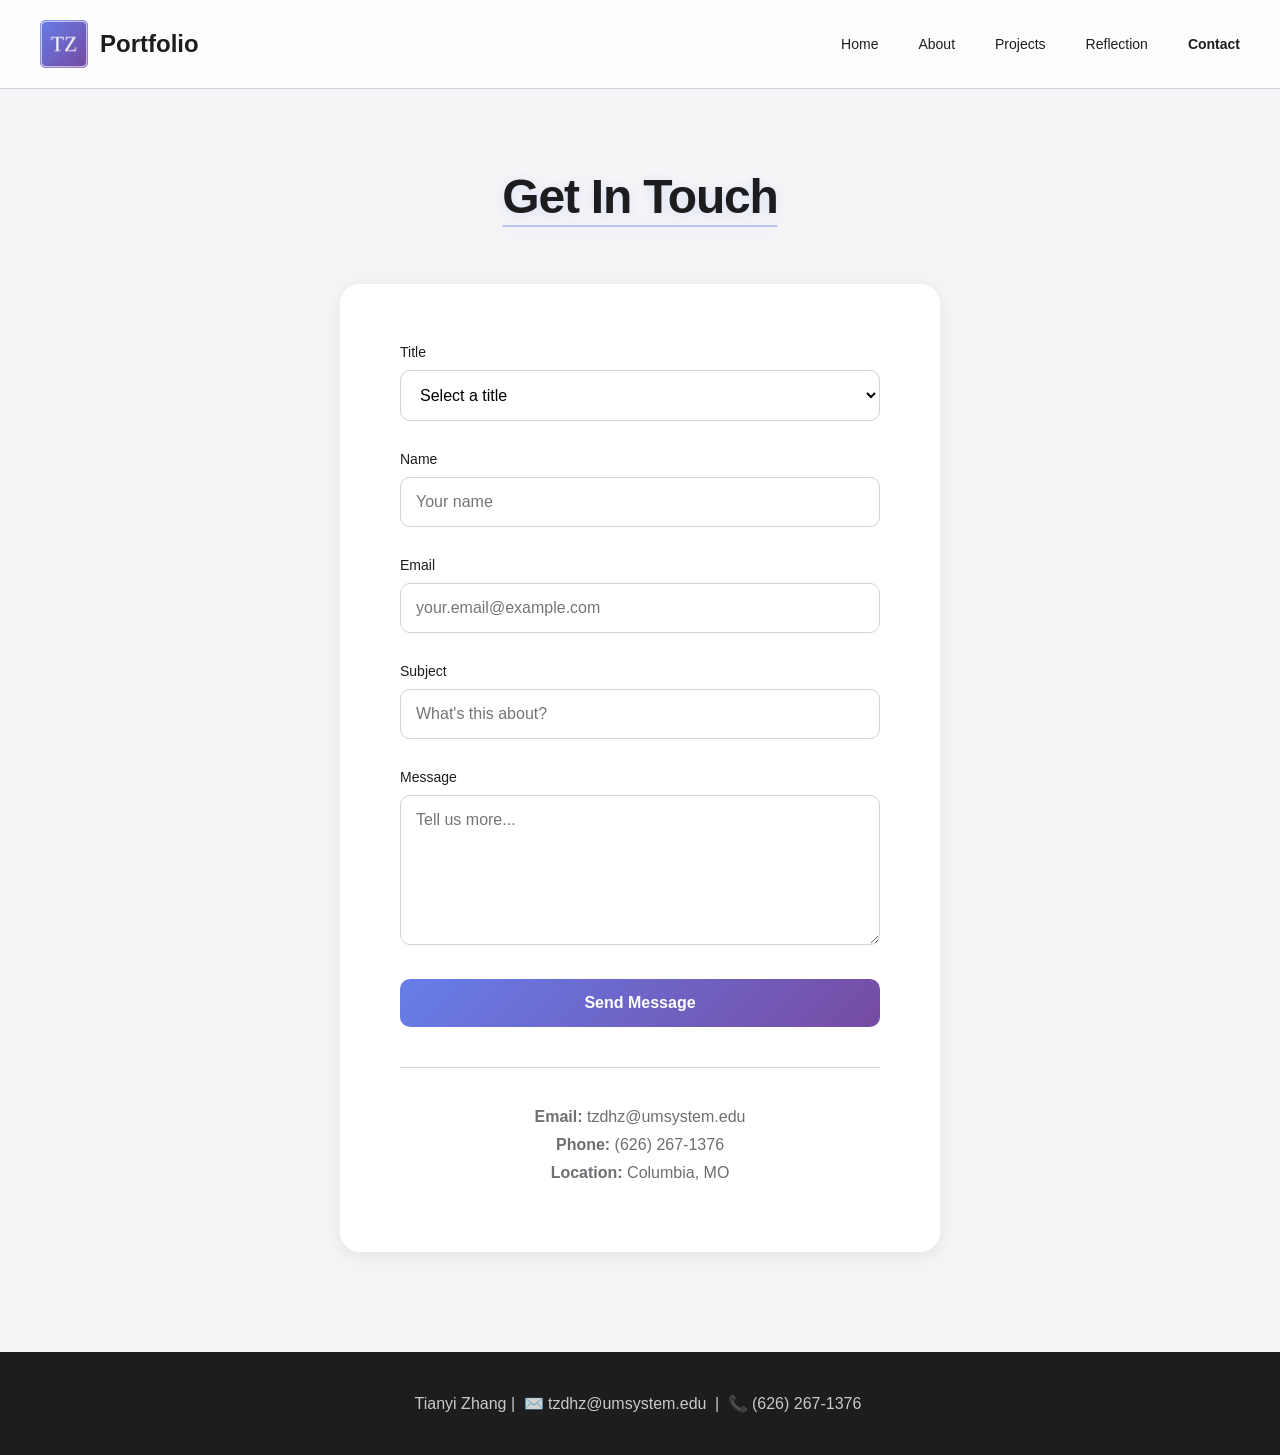
<file: contact.html>
<!DOCTYPE html> 
<html lang="en"> 

<!--
  Name: Tianyi Zhang
  Date: Feb 5, 20206
  Course: Web Design and Development 4355
  Description: My first Website
-->

<head>
    <meta charset="UTF-8">
    <meta name="viewport" content="width=device-width, initial-scale=1.0">
    <title>Portfolio - Contact</title>
    <link rel="stylesheet" href="style.css">
    <link rel="stylesheet" href="nav.css">
    <link rel="shortcut icon" type="image/x-icon" href="favicon.ico">
</head>
<body>

    <nav>
        <div class="logo" style="display: flex; align-items: center; gap: 12px;">
            <img src="logo.png" alt="TZ" style="height: 48px; width: 48px; display: block;">
            Portfolio
        </div>
        <input type="checkbox" id="nav-toggle" class="nav-toggle">
        <label for="nav-toggle" class="nav-toggle-label">
            <span></span><span></span><span></span>
        </label>
        <ul class="nav-links">
            <li><a href="index.html">Home</a></li>
            <li><a href="about.html">About</a></li>
            <li><a href="project.html">Projects</a></li>
            <li><a href="reflection.html">Reflection</a></li>
            <li><a href="contact.html" class="active">Contact</a></li>
        </ul>
    </nav>

    <!-- Contact Page -->
    <div id="contact" class="page">
        <div class="section">
            <h2>Get In Touch</h2>
            <div class="contact-container">
                <form>
                    <div class="form-group">
                        <label for="title">Title</label>
                        <select id="title" required>
                            <option value="" disabled selected>Select a title</option>
                            <option value="mr">Mr.</option>
                            <option value="mrs">Mrs.</option>
                            <option value="ms">Ms.</option>
                            <option value="dr">Dr.</option>
                            <option value="prof">Prof.</option>
                            <option value="other">Other</option>
                        </select>
                    </div>

                    <div class="form-group">
                        <label for="name">Name</label>
                        <input type="text" id="name" placeholder="Your name" required>
                    </div>

                    <div class="form-group">
                        <label for="email">Email</label>
                        <input type="email" id="email" placeholder="your.email@example.com" required>
                    </div>

                    <div class="form-group">
                        <label for="subject">Subject</label>
                        <input type="text" id="subject" placeholder="What's this about?" required>
                    </div>

                    <div class="form-group">
                        <label for="message">Message</label>
                        <textarea id="message" placeholder="Tell us more..." required></textarea>
                    </div>

                    <button type="submit" class="submit-button">Send Message</button>
                </form>

                <div class="contact-info">
                    <p><strong>Email:</strong> tzdhz@umsystem.edu</p>
                    <p><strong>Phone:</strong> (626) 267-1376</p>
                    <p><strong>Location:</strong> Columbia, MO</p>
                </div>
            </div>
        </div>
    </div>

    <!-- Footer -->
    <footer>
        <p>Tianyi Zhang  |  <a href="mailto:tzdhz@umsystem.edu" class="footer-link">✉️ tzdhz@umsystem.edu</a>  |  <a href="tel:+16262671376" class="footer-link">📞 (626) 267-1376</a></p>
    </footer>

</body>
</html>
</file>
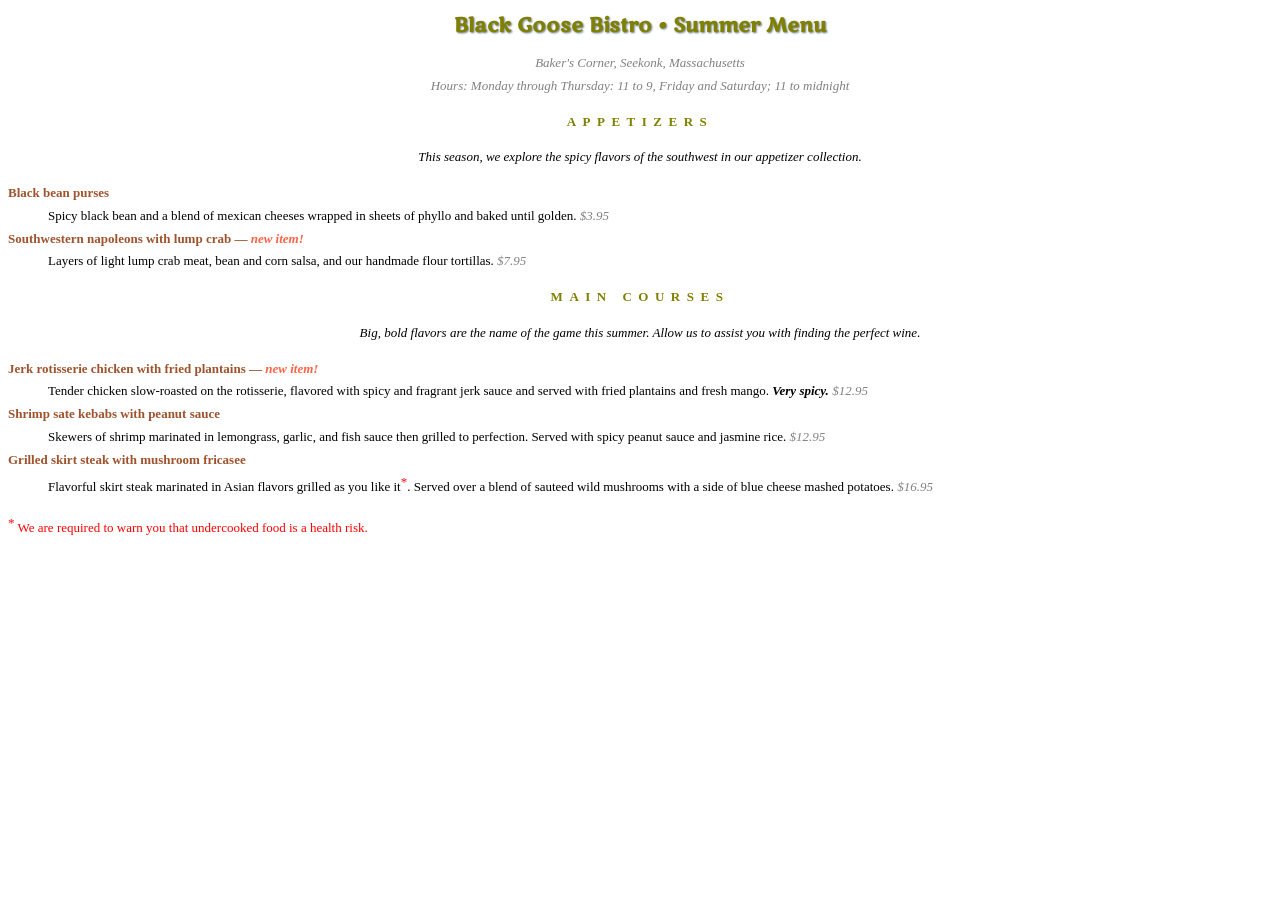
<file: menu.html>
<!DOCTYPE html >
<html>

<head>
<meta charset="utf-8">
<title>Black Goose Bistro Summer Menu</title>
 <link href="http://fonts.googleapis.com/css?family=Marko+One" rel="stylesheet">
<style>
body {
 font-family: Georgia, serif;
 font-size: small;
 line-height: 1.75em;
}
  
h1 {
 font: bold 1.5em "Marko One", Georgia, serif;
 color: olive;
 text-shadow: .05em .05em .1em lightslategray;}

 h2 {
 font-size: 1em;
 text-transform: uppercase;
 letter-spacing: .5em;
 color: olive;}

 h2 + p {
 text-align: center;
 font-style: italic;}

strong { font-style: italic;}

dt strong { color: tomato; }

dt {
 font-weight: bold;
 color: sienna;}

#info p {
 font-style: italic;
 color: gray}

h1, h2, #info {text-align: center;}
  
.price {
 font-family: Georgia, serif;
 font-style: italic;
 color: gray;
}

label {
 font-weight: bold;
 font-variant: small-caps;
 font-style: normal;
}

p.warning, sup {
 font-size: small;
 color: red;
}

</style>
</head>

<body>

<div id="info">
<h1>Black Goose Bistro &bull; Summer Menu</h1>

<p>Baker's Corner, Seekonk, Massachusetts<br>
<span class="label">Hours: Monday through Thursday:</span> 11 to 9, <span class="label">Friday and Saturday;</span> 11 to midnight</p>
</div>

<div id="appetizers">
<h2>Appetizers</h2>
<p>This season, we explore the spicy flavors of the southwest in our appetizer collection.</p>

<dl>
<dt>Black bean purses</dt>
<dd>Spicy black bean and a blend of mexican cheeses wrapped in sheets of phyllo and baked until golden. <span class="price">$3.95</span></dd>

<dt class="newitem">Southwestern napoleons with lump crab &mdash; <strong>new item!</strong></dt>
<dd>Layers of light lump crab meat, bean and corn salsa, and our handmade flour tortillas. <span class="price">$7.95</span></dd>
</dl>
</div>

<div id="entrees">

<h2>Main courses</h2>
<p>Big, bold flavors are the name of the game this summer. Allow us to assist you with finding the perfect wine.</p>


<dl>

<dt class="newitem">Jerk rotisserie chicken with fried plantains &mdash; <strong>new item!</strong></dt>
<dd>Tender chicken slow-roasted on the rotisserie, flavored with spicy and fragrant jerk sauce and served with fried plantains and fresh mango. <strong>Very spicy.</strong> <span class="price">$12.95</span></dd>

<dt>Shrimp sate kebabs with peanut sauce</dt>
<dd>Skewers of shrimp marinated in lemongrass, garlic, and fish sauce then grilled to perfection. Served with spicy peanut sauce and jasmine rice. <span class="price">$12.95</span></dd>

<dt>Grilled skirt steak with mushroom fricasee</dt>
<dd>Flavorful skirt steak marinated in Asian flavors grilled as you like it<sup>*</sup>. Served over a blend of sauteed wild mushrooms with a side of blue cheese mashed potatoes. <span class="price">$16.95</span></dd>
</dl>

</div>

<p class="warning"><sup>*</sup> We are required to warn you that undercooked food is a health risk.</p>

</body>
</html>
</file>
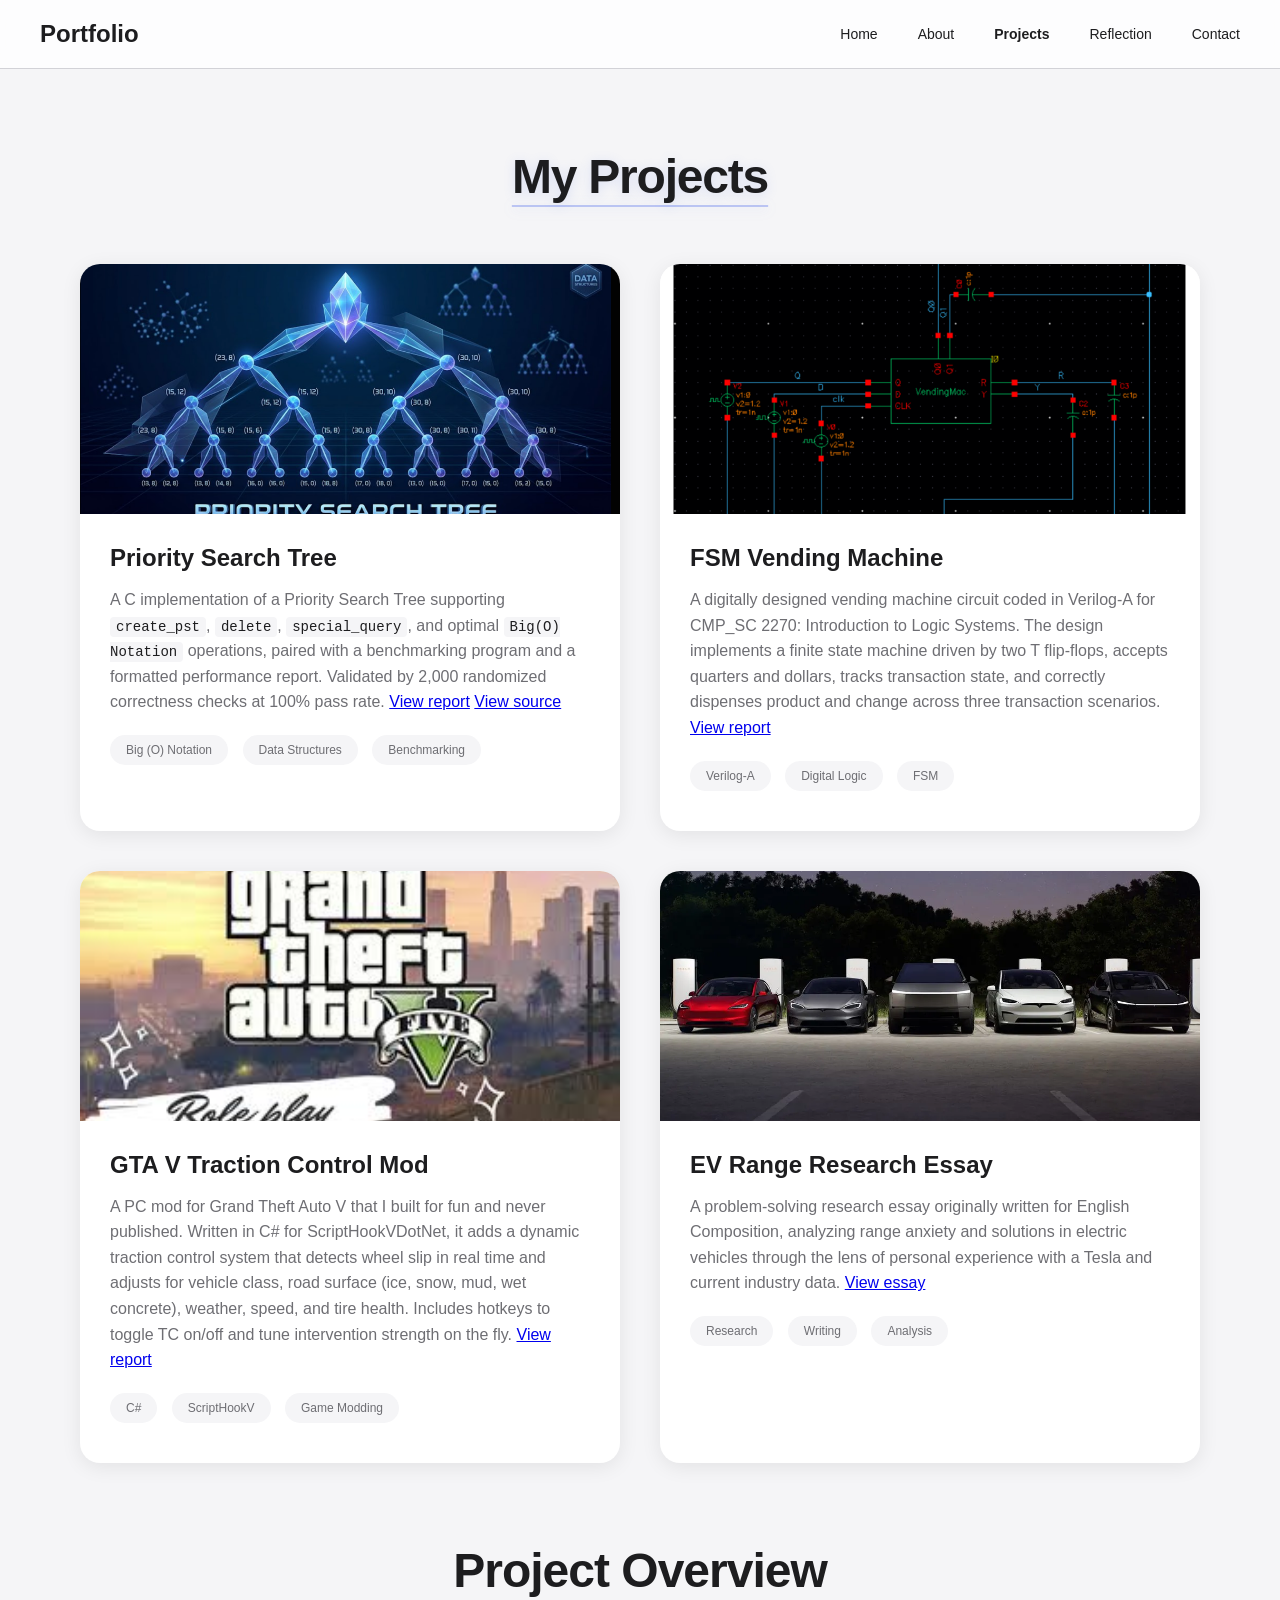
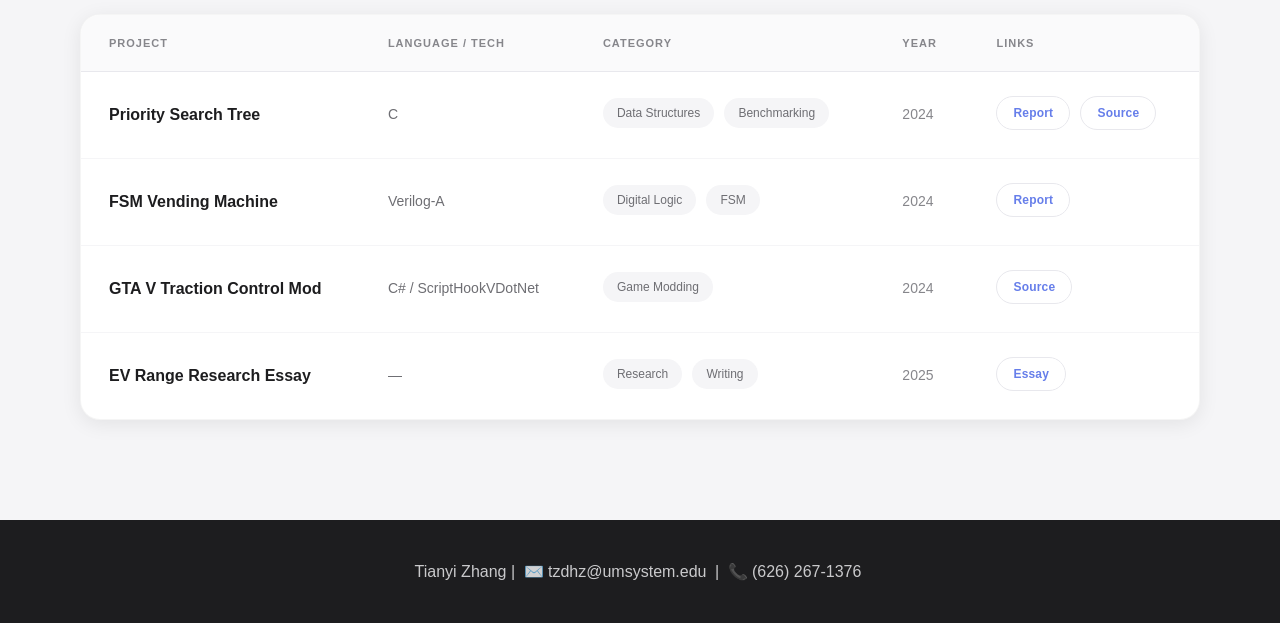
<file: project.html>
<!DOCTYPE html>
<html lang="en">
<head>
    <meta charset="UTF-8">
    <meta name="viewport" content="width=device-width, initial-scale=1.0">
    <title>Portfolio - Projects</title>
    <link rel="stylesheet" href="style.css">
    <link rel="stylesheet" href="nav.css">
    <link rel="shortcut icon" type="image/x-icon" href="favicon.ico">
</head>
<body>

    <nav>
        <div class="logo">Portfolio</div>
        <input type="checkbox" id="nav-toggle" class="nav-toggle">
        <label for="nav-toggle" class="nav-toggle-label">
            <span></span><span></span><span></span>
        </label>
        <ul class="nav-links">
            <li><a href="index.html">Home</a></li>
            <li><a href="about.html">About</a></li>
            <li><a href="project.html" class="active">Projects</a></li>
            <li><a href="reflection.html">Reflection</a></li>
            <li><a href="contact.html">Contact</a></li>
        </ul>
    </nav>

    <!-- Projects Content -->
    <div class="section">
        <h2>My Projects</h2>
        <div class="projects-grid">

            <!-- Slot 1: Priority Search Tree -->
            <div class="project-card" id="pst">                
                <div class="project-image" style="background-image: url('pst.png'); background-size: cover; background-position: center;"></div>
                <div class="project-content">
                    <h3>Priority Search Tree</h3>
                    <p>A C implementation of a Priority Search Tree supporting <code>create_pst</code>, <code>delete</code>, <code>special_query</code>, and optimal <code>Big(O) Notation</code> operations, paired with a benchmarking program and a formatted performance report. Validated by 2,000 randomized correctness checks at 100% pass rate. <a href="A1_Report.pdf" target="_blank">View report</a> <a href="pst.c" target="_blank">View source</a></p>
                    <span class="project-tag">Big (O) Notation</span>
                    <span class="project-tag">Data Structures</span>
                    <span class="project-tag">Benchmarking</span>
                </div>
            </div>

            <!-- Slot 2: FSM Vending Machine -->
            <div class="project-card" id="vending">
                <div class="project-image" style="background-image: url('vending.png'); background-size: cover; background-position: center;"></div>
                <div class="project-content">
                    <h3>FSM Vending Machine</h3>
                    <p>A digitally designed vending machine circuit coded in Verilog-A for CMP_SC 2270: Introduction to Logic Systems. The design implements a finite state machine driven by two T flip-flops, accepts quarters and dollars, tracks transaction state, and correctly dispenses product and change across three transaction scenarios. <a href="vending.pdf" target="_blank">View report</a></p>
                    <span class="project-tag">Verilog-A</span>
                    <span class="project-tag">Digital Logic</span>
                    <span class="project-tag">FSM</span>
                </div>
            </div>
            
            <!-- Slot 3: GTA V Traction Control Mod -->
            <div class="project-card" id="gta">
                <div class="project-image" style="background-image: url('download.jpeg'); background-size: cover; background-position: center;"></div>
                <div class="project-content">
                    <h3>GTA V Traction Control Mod</h3>
                    <p>A PC mod for Grand Theft Auto V that I built for fun and never published. Written in C# for ScriptHookVDotNet, it adds a dynamic traction control system that detects wheel slip in real time and adjusts for vehicle class, road surface (ice, snow, mud, wet concrete), weather, speed, and tire health. Includes hotkeys to toggle TC on/off and tune intervention strength on the fly. <a href="gta5_traction_control.cs" target="_blank">View report</a></p>
                    <span class="project-tag">C#</span>
                    <span class="project-tag">ScriptHookV</span>
                    <span class="project-tag">Game Modding</span>
                </div>
            </div>

            <!-- Slot 4: EV Range Research Essay -->
            <div class="project-card" id="ev-essay">
                <div class="project-image" style="background-image: url('tesla.webp'); background-size: cover; background-position: center;"></div>
                <div class="project-content">
                    <h3>EV Range Research Essay</h3>
                    <p>A problem-solving research essay originally written for English Composition, analyzing range anxiety and solutions in electric vehicles through the lens of personal experience with a Tesla and current industry data. <a href="researchPaper.pdf" target="_blank">View essay</a></p>
                    <span class="project-tag">Research</span>
                    <span class="project-tag">Writing</span>
                    <span class="project-tag">Analysis</span>
                </div>
            </div>

        </div>
    </div>

    <!-- Projects Summary Table -->
    <div class="projects-table-section">
        <h2>Project Overview</h2>
        <div class="table-wrapper">
            <table class="projects-table">
                <thead>
                    <tr>
                        <th>Project</th>
                        <th>Language / Tech</th>
                        <th>Category</th>
                        <th>Year</th>
                        <th>Links</th>
                    </tr>
                </thead>
                <tbody>
                    <tr>
                        <td class="td-project">Priority Search Tree</td>
                        <td class="td-tech">C</td>
                        <td>
                            <span class="table-tag">Data Structures</span>
                            <span class="table-tag">Benchmarking</span>
                        </td>
                        <td class="td-year">2024</td>
                        <td>
                            <a class="table-link" href="A1_Report.pdf" target="_blank">Report</a>
                            <a class="table-link" href="pst.c" target="_blank">Source</a>
                        </td>
                    </tr>
                    <tr>
                        <td class="td-project">FSM Vending Machine</td>
                        <td class="td-tech">Verilog-A</td>
                        <td>
                            <span class="table-tag">Digital Logic</span>
                            <span class="table-tag">FSM</span>
                        </td>
                        <td class="td-year">2024</td>
                        <td>
                            <a class="table-link" href="vending.pdf" target="_blank">Report</a>
                        </td>
                    </tr>
                    <tr>
                        <td class="td-project">GTA V Traction Control Mod</td>
                        <td class="td-tech">C# / ScriptHookVDotNet</td>
                        <td>
                            <span class="table-tag">Game Modding</span>
                        </td>
                        <td class="td-year">2024</td>
                        <td>
                            <a class="table-link" href="gta5_traction_control.cs" target="_blank">Source</a>
                        </td>
                    </tr>
                    <tr>
                        <td class="td-project">EV Range Research Essay</td>
                        <td class="td-tech">—</td>
                        <td>
                            <span class="table-tag">Research</span>
                            <span class="table-tag">Writing</span>
                        </td>
                        <td class="td-year">2025</td>
                        <td>
                            <a class="table-link" href="researchPaper.pdf" target="_blank">Essay</a>
                        </td>
                    </tr>
                </tbody>
            </table>
        </div>
    </div>

    <!-- Footer -->
    <footer>
        <p>Tianyi Zhang  |  <a href="mailto:tzdhz@umsystem.edu" class="footer-link">✉️ tzdhz@umsystem.edu</a>  |  <a href="tel:+16262671376" class="footer-link">📞 (626) 267-1376</a></p>
    </footer>

</body>
</html>
</file>
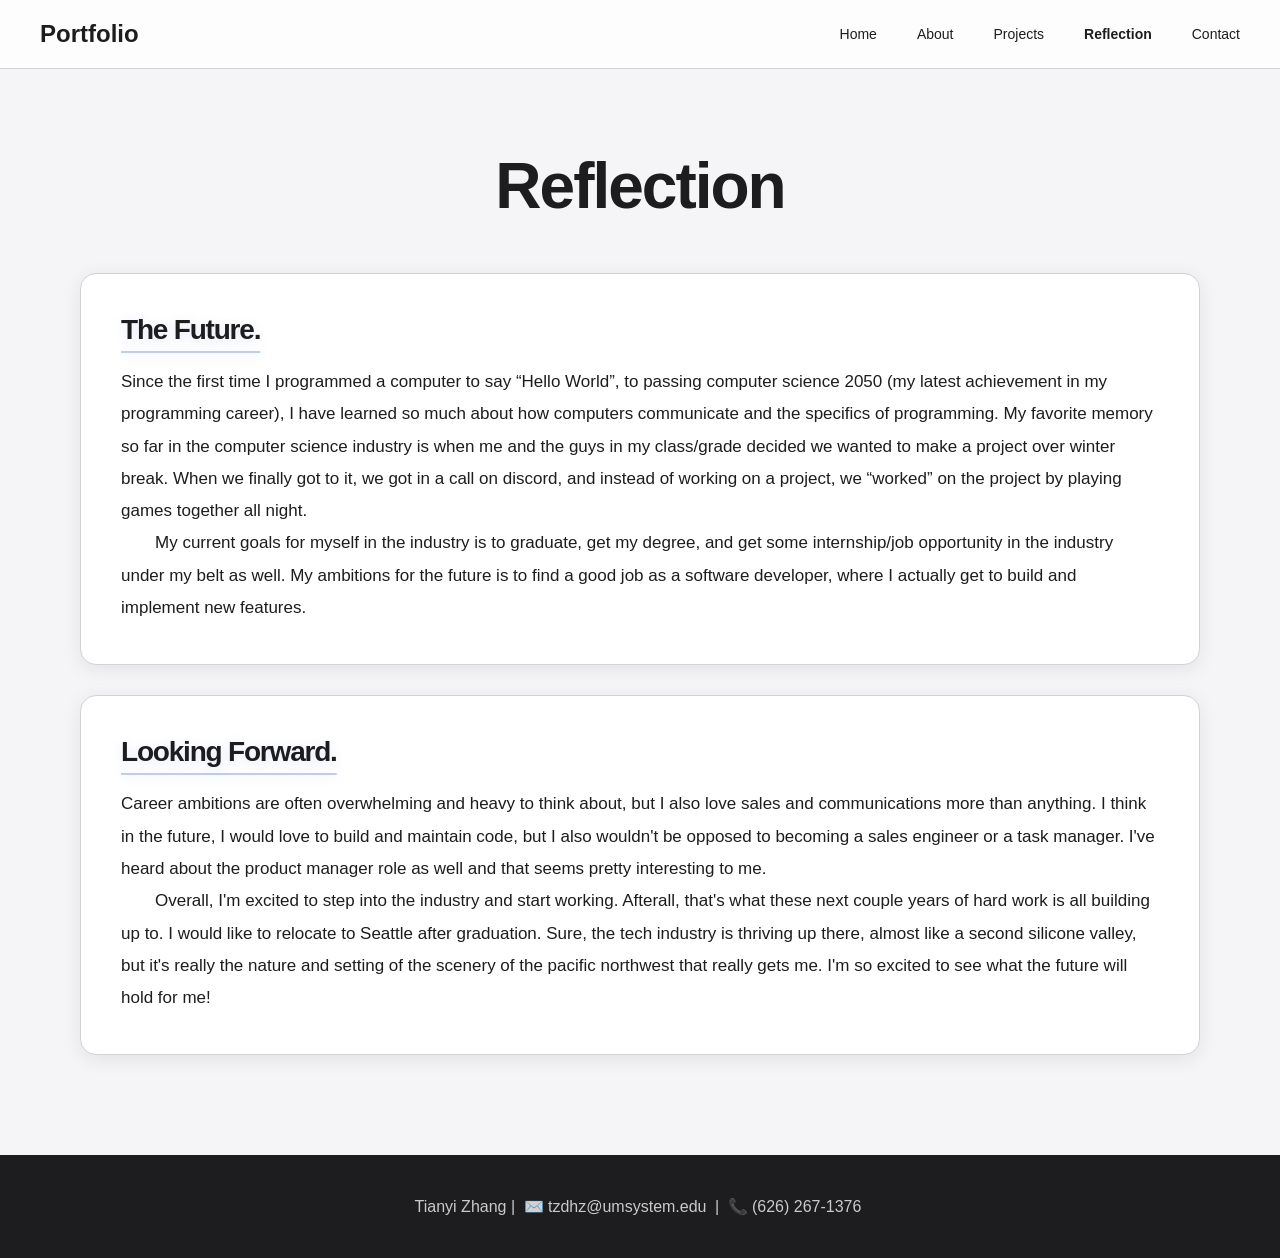
<file: reflection.html>
<!DOCTYPE html>
<html lang="en">
<head>
    <meta charset="UTF-8">
    <meta name="viewport" content="width=device-width, initial-scale=1.0">
    <title>Portfolio - Reflection</title>
    <link rel="stylesheet" href="style.css">
    <link rel="stylesheet" href="nav.css">
    <link rel="shortcut icon" type="image/x-icon" href="favicon.ico">
</head>
<body>

    <nav>
        <div class="logo">Portfolio</div>
        <input type="checkbox" id="nav-toggle" class="nav-toggle">
        <label for="nav-toggle" class="nav-toggle-label">
            <span></span><span></span><span></span>
        </label>
        <ul class="nav-links">
            <li><a href="index.html">Home</a></li>
            <li><a href="about.html">About</a></li>
            <li><a href="project.html">Projects</a></li>
            <li><a href="reflection.html" class="active">Reflection</a></li>
            <li><a href="contact.html">Contact</a></li>
        </ul>
    </nav>

    <!-- Reflection Content -->
    <main class="section">
        <h1>Reflection</h1>

        <div class="reflection-box">

            <h2>The Future.</h2>
            <p>Since the first time I programmed a computer to say “Hello World”, to passing computer science 2050 (my latest achievement in my programming career), I have learned so much about how computers communicate and the specifics of programming. My favorite memory so far in the computer science industry is when me and the guys in my class/grade decided we wanted to make a project over winter break. When we finally got to it, we got in a call on discord, and instead of working on a project, we “worked” on the project by playing games together all night. </p>
            <p>My current goals for myself in the industry is to graduate, get my degree, and get some internship/job opportunity in the industry under my belt as well. My ambitions for the future is to find a good job as a software developer, where I actually get to build and implement new features.</p>

        </div>

        <div class="reflection-box">

            <h2>Looking Forward.</h2>
            <p>Career ambitions are often overwhelming and heavy to think about, but I also love sales and communications more than anything. I think in the future, I would love to build and maintain code, but I also wouldn't be opposed to becoming a sales engineer or a task manager. I've heard about the product manager role as well and that seems pretty interesting to me. </p>
            <p>Overall, I'm excited to step into the industry and start working. Afterall, that's what these next couple years of hard work is all building up to. I would like to relocate to Seattle after graduation. Sure, the tech industry is thriving up there, almost like a second silicone valley, but it's really the nature and setting of the scenery of the pacific northwest that really gets me. I'm so excited to see what the future will hold for me!</p>

            
        </div>

    </main>

    <!-- Footer -->
    <footer>
        <p>Tianyi Zhang  |  <a href="mailto:tzdhz@umsystem.edu" class="footer-link">✉️ tzdhz@umsystem.edu</a>  |  <a href="tel:+16262671376" class="footer-link">📞 (626) 267-1376</a></p>
    </footer>

</body>
</html>
</file>
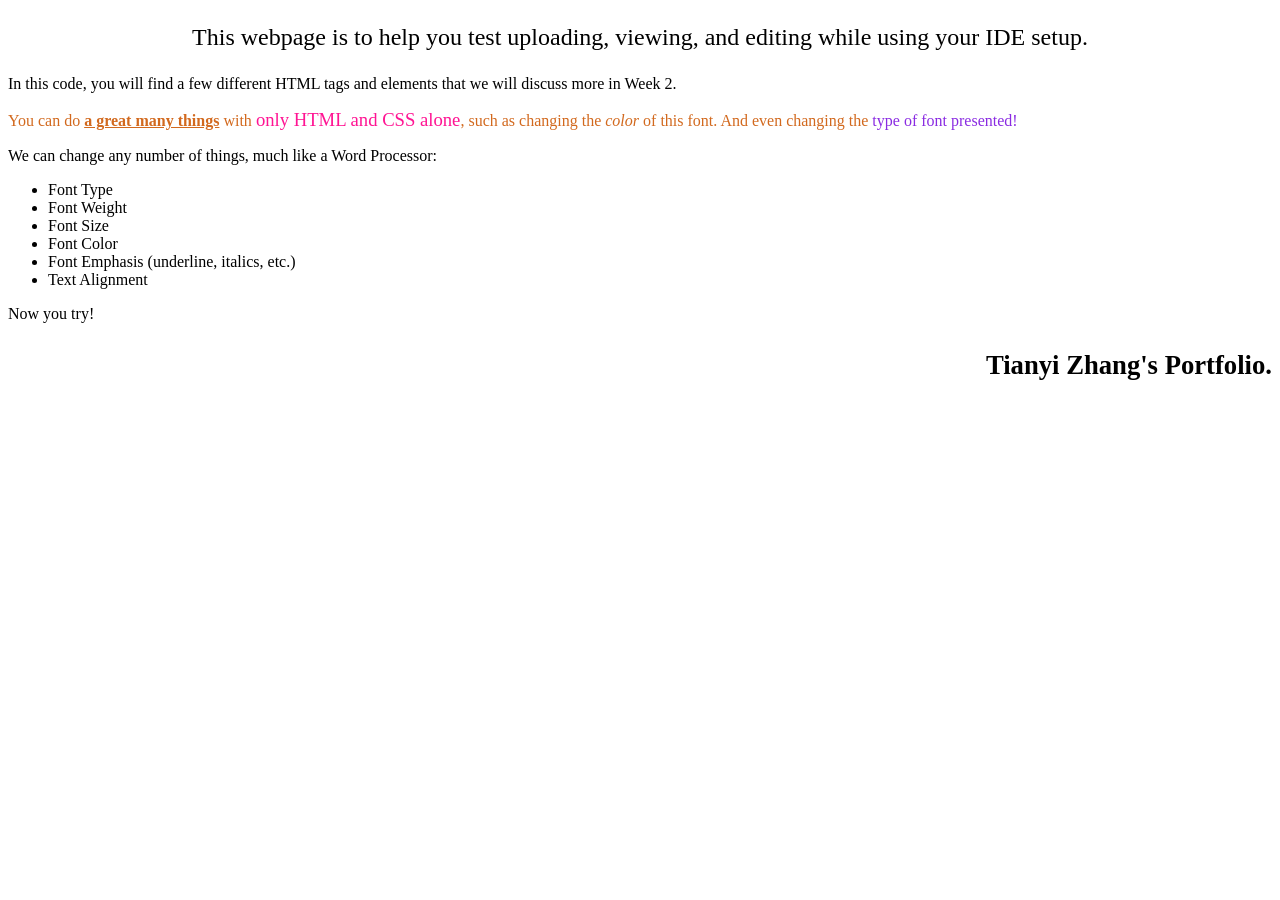
<file: webdevelopment/webpageTest.html>
<!DOCTYPE html>
<html lang="en-US">
<head>
    <title>testing your website</title>
    <meta charset="utf-8">
</head>
<body>
<p style="text-align: center; font-size: 18pt;">This webpage is to help you test uploading, viewing, and editing while using your IDE setup.</p>
    
<p>In this code, you will find a few different HTML tags and elements that we will discuss more in Week 2.</p>
    <p style="color:chocolate;">You can do <span style="font-weight: 600; text-decoration: underline;"> a great many things</span> with <span style="font-size: 14pt; color: deeppink;">only HTML and CSS alone</span>, such as changing the <em>color</em> of this font. And even changing the <span style="font-family: cursive; color:blueviolet;"> type of font presented!</span></p>
    <p>We can change any number of things, much like a Word Processor:</p>
    <ul>
    <li>Font Type</li>
        <li>Font Weight</li>
        <li>Font Size</li>
        <li>Font Color</li>
        <li>Font Emphasis (underline, italics, etc.)</li>
        <li>Text Alignment</li>
    </ul>
    <p> Now you try! </p>
    <p style="text-align: right; font-weight: bold; font-size: 20pt;"> Tianyi Zhang's Portfolio. </p>
    
</body>
</html>
</file>
<file: style.css>
* {
            margin: 0;
            padding: 0;
            box-sizing: border-box;
        }

        /* Resume Download Link - Box Model Styling */
        .resume-link {
            display: inline-block;
            padding: 12px 28px;
            margin: 20px 0;
            background-color: #667eea;
            color: white;
            text-decoration: none;
            border: 2px solid #764ba2;
            border-radius: 8px;
            font-weight: 600;
            font-size: 15px;
            transition: background-color 0.3s, transform 0.2s;
        }

        .resume-link:hover {
            background-color: #764ba2;
            transform: translateY(-2px);
        }

        body {
            font-family: -apple-system, BlinkMacSystemFont, 'Segoe UI', Roboto, sans-serif;
            background: #f5f5f7;
            color: #1d1d1f;
        }

        /* Content Sections */
        .section {
            max-width: 1200px;
            margin: 80px auto;
            padding: 0 40px;
        }

        .section h2 {
            font-size: 48px;
            font-weight: 700;
            margin-bottom: 40px;
            text-align: center;
            letter-spacing: -1px;
        }

        /* About Page */
        .about-content {
            display: grid;
            grid-template-columns: 1fr 1fr;
            gap: 60px;
            align-items: center;
            margin-top: 60px;
        }

        .about-image {
            width: 100%;
            height: 400px;
            background: linear-gradient(135deg, #667eea 0%, #764ba2 100%);
            border-radius: 20px;
        }

        .about-text h3 {
            font-size: 32px;
            margin-bottom: 20px;
            font-weight: 600;
        }

        .about-text p {
            color: #6e6e73;
            line-height: 1.8;
            font-size: 18px;
            margin-bottom: 20px;
        }

        /* Feature Grid */
        .feature-grid {
            display: grid;
            grid-template-columns: repeat(auto-fit, minmax(300px, 1fr));
            gap: 40px;
            margin-top: 60px;
        }

        .feature-card {
            background: white;
            border-radius: 20px;
            padding: 40px;
            box-shadow: 0 4px 20px rgba(0,0,0,0.08);
            transition: transform 0.3s, box-shadow 0.3s;
        }

        .feature-card:hover {
            transform: translateY(-5px);
            box-shadow: 0 8px 30px rgba(0,0,0,0.12);
        }

        .feature-card h3 {
            font-size: 24px;
            margin-bottom: 15px;
            font-weight: 600;
        }

        .feature-card p {
            color: #6e6e73;
            line-height: 1.6;
            font-size: 16px;
        }

        /* List */
        .custom-list {
            list-style-type: none;
            margin: 40px 0;
            padding: 0 20px;
        }

        .custom-list li {
            font-size: 17px;
            color: #4a4a4f;
            padding: 12px 16px;
            margin-bottom: 10px;
            border-left: 4px solid #667eea;
            background: white;
            border-radius: 0 8px 8px 0;
            box-shadow: 0 2px 8px rgba(0,0,0,0.05);
        }
        
        /* Footer */
        footer {
            background: #1d1d1f;
            color: #f5f5f7;
            text-align: center;
            padding: 40px;
            margin-top: 100px;
        }

        footer p {
            opacity: 0.8;
        }

        @media (max-width: 768px) {
            .nav-container {
                padding: 20px;
            }

            .nav-links {
                gap: 20px;
            }

            .about-content {
                grid-template-columns: 1fr;
            }

            .section {
                padding: 0 20px;
                margin: 60px auto;
            }

            .section h2 {
                font-size: 36px;
            }

            .feature-grid {
                grid-template-columns: 1fr;
                gap: 30px;
            }
        }

        @media (max-width: 480px) {
            .section h2 {
                font-size: 28px;
            }

            .feature-card {
                padding: 30px 20px;
            }
        }

        /* ===================== */
        /* Index Page Styles     */
        /* ===================== */

        /* Hero Section */
        .hero {
            text-align: center;
            padding: 100px 40px;
            background: linear-gradient(135deg, #667eea 0%, #764ba2 100%);
            color: white;
        }

        .hero h1 {
            font-size: 64px;
            font-weight: 700;
            margin-bottom: 20px;
            letter-spacing: -2px;
        }

        .hero p {
            font-size: 24px;
            font-weight: 300;
            margin-bottom: 40px;
            opacity: 0.9;
        }

        .cta-button {
            display: inline-block;
            padding: 15px 40px;
            background: white;
            color: #667eea;
            border-radius: 30px;
            text-decoration: none;
            font-weight: 500;
            transition: transform 0.3s, box-shadow 0.3s;
        }

        .cta-button:hover {
            transform: translateY(-2px);
            box-shadow: 0 10px 30px rgba(0,0,0,0.2);
        }

        /* Feature Icon */
        .feature-icon {
            width: 60px;
            height: 60px;
            background: linear-gradient(135deg, #667eea 0%, #764ba2 100%);
            border-radius: 15px;
            margin-bottom: 20px;
        }

        @media (max-width: 768px) {
            .hero {
                padding: 60px 20px;
            }

            .hero h1 {
                font-size: 36px;
            }

            .hero p {
                font-size: 18px;
            }
        }

        @media (max-width: 480px) {
            .hero h1 {
                font-size: 28px;
            }

            .hero p {
                font-size: 16px;
            }
        }

        /* ======================== */
        /* Reflection Page Styles   */
        /* ======================== */

        /* h1 page title */
        .section h1 {
            font-size: 64px;
            font-weight: 700;
            margin-bottom: 50px;
            text-align: center;
            letter-spacing: -2px;
        }

        /* Box model wrapper — each box contains multiple sections */
        .reflection-box {
            background: white;
            border: 1px solid #d2d2d7;
            border-radius: 16px;
            padding: 40px;
            margin: 30px 0;
            box-shadow: 0 4px 20px rgba(0,0,0,0.08);
        }

        /* h2 headings inside boxes: smaller, left-aligned */
        .reflection-box h2 {
            font-size: 28px;
            font-weight: 700;
            text-align: left;
            letter-spacing: -0.5px;
            margin-bottom: 20px;
            margin-top: 0;
        }

        .reflection-box h2 + h2,
        .reflection-box p + h2 {
            margin-top: 40px;
        }

        .reflection-box p {
            color: #1d1d1f;
            line-height: 1.9;
            font-size: 17px;
            margin-bottom: 0;
        }

        /* Blockquote with blue left border */
        .reflection-box blockquote {
            border-left: 4px solid #667eea;
            margin: 28px 0;
            padding: 10px 24px;
            color: #6e6e73;
            font-style: italic;
            font-size: 16px;
            line-height: 1.7;
        }


        /* Indent the first line of every other paragraph */
        .reflection-box p:nth-of-type(even) {
            text-indent: 2em;
        }

        @media (max-width: 768px) {
            .section h1 {
                font-size: 40px;
            }

            .reflection-box {
                padding: 28px 24px;
            }
        }

        @media (max-width: 480px) {
            .section h1 {
                font-size: 32px;
            }
        }

        /* ====================== */
        /* Projects Page Styles   */
        /* ====================== */

        .projects-grid {
            display: grid;
            grid-template-columns: repeat(auto-fit, minmax(350px, 1fr));
            gap: 40px;
            margin-top: 60px;
        }

        .project-card {
            background: white;
            border-radius: 20px;
            overflow: hidden;
            box-shadow: 0 4px 20px rgba(0,0,0,0.08);
            transition: transform 0.3s, box-shadow 0.3s;
        }

        .project-card:hover {
            transform: translateY(-5px);
            box-shadow: 0 8px 30px rgba(0,0,0,0.12);
        }

        .project-image {
            width: 100%;
            height: 250px;
            background: linear-gradient(135deg, #667eea 0%, #764ba2 100%);
        }

        .project-content {
            padding: 30px;
        }

        .project-content h3 {
            font-size: 24px;
            margin-bottom: 15px;
            font-weight: 600;
        }

        .project-content p {
            color: #6e6e73;
            line-height: 1.6;
            font-size: 16px;
            margin-bottom: 20px;
        }

        .project-content code {
            font-family: "SF Mono", Menlo, Consolas, monospace;
            font-size: 14px;
            background: #f5f5f7;
            padding: 2px 6px;
            border-radius: 4px;
            color: #1d1d1f;
        }

        .project-tag {
            display: inline-block;
            padding: 8px 16px;
            background: #f5f5f7;
            border-radius: 20px;
            font-size: 12px;
            color: #6e6e73;
            margin-right: 10px;
            margin-bottom: 10px;
        }

        @media (max-width: 768px) {
            .projects-grid {
                grid-template-columns: 1fr;
                gap: 30px;
            }
        }

        @media (max-width: 480px) {
            .project-card {
                border-radius: 16px;
            }

            .project-content {
                padding: 24px 20px;
            }

            .project-image {
                height: 200px;
            }
        }

        /* Contact Page Styles */
 
        .contact-container {
            max-width: 600px;
            margin: 60px auto;
            background: white;
            padding: 60px;
            border-radius: 20px;
            box-shadow: 0 4px 20px rgba(0,0,0,0.08);
        }
 
        .form-group {
            margin-bottom: 30px;
        }
 
        .form-group label {
            display: block;
            margin-bottom: 10px;
            font-weight: 500;
            font-size: 14px;
        }
 
        .form-group input,
        .form-group textarea,
        .form-group select {
            width: 100%;
            padding: 15px;
            border: 1px solid #d2d2d7;
            border-radius: 10px;
            font-size: 16px;
            font-family: inherit;
            transition: border-color 0.3s;
            background: white;
        }
 
        .form-group input:focus,
        .form-group textarea:focus,
        .form-group select:focus {
            outline: none;
            border-color: #667eea;
        }
 
        .form-group textarea {
            resize: vertical;
            min-height: 150px;
        }
 
        .submit-button {
            width: 100%;
            padding: 15px;
            background: linear-gradient(135deg, #667eea 0%, #764ba2 100%);
            color: white;
            border: none;
            border-radius: 10px;
            font-size: 16px;
            font-weight: 600;
            cursor: pointer;
            transition: transform 0.3s;
        }
 
        .submit-button:hover {
            transform: translateY(-2px);
        }
 
        .contact-info {
            margin-top: 40px;
            text-align: center;
            padding-top: 40px;
            border-top: 1px solid #d2d2d7;
        }
 
        .contact-info p {
            color: #6e6e73;
            margin-bottom: 10px;
        }
 
        @media (max-width: 768px) {
            .contact-container {
                padding: 40px 30px;
            }
 
            .contact-info {
                font-size: 14px;
            }
        }
 
        @media (max-width: 480px) {
            .contact-container {
                padding: 30px 20px;
            }
        }

        /* ========================== */
        /* Projects Summary Table     */
        /* ========================== */

        .projects-table-section {
            max-width: 1200px;
            margin: 0 auto 80px;
            padding: 0 40px;
        }

        .projects-table-section h2 {
            font-size: 48px;
            font-weight: 700;
            margin-bottom: 16px;
            text-align: center;
            letter-spacing: -1px;
        }

        .projects-table-section .table-subtitle {
            text-align: center;
            color: #6e6e73;
            font-size: 17px;
            margin-bottom: 50px;
            font-weight: 400;
        }

        .table-wrapper {
            background: white;
            border-radius: 20px;
            box-shadow: 0 4px 20px rgba(0,0,0,0.08);
            overflow: hidden;
            border: 1px solid rgba(0,0,0,0.04);
        }

        .projects-table {
            width: 100%;
            border-collapse: collapse;
            font-family: -apple-system, BlinkMacSystemFont, 'Segoe UI', Roboto, sans-serif;
        }

        .projects-table thead {
            background: #fafafb;
            border-bottom: 1px solid #e8e8ed;
        }

        .projects-table thead th {
            padding: 22px 28px;
            text-align: left;
            font-weight: 600;
            font-size: 11px;
            letter-spacing: 1px;
            text-transform: uppercase;
            color: #86868b;
        }

        .projects-table tbody tr {
            border-bottom: 1px solid #f5f5f7;
            transition: background 0.25s ease;
        }

        .projects-table tbody tr:last-child {
            border-bottom: none;
        }

        .projects-table tbody tr:hover {
            background: #fafafb;
        }

        .projects-table tbody td {
            padding: 24px 28px;
            color: #1d1d1f;
            vertical-align: middle;
            font-size: 15px;
            line-height: 1.5;
        }

        .projects-table .td-project {
            font-weight: 600;
            font-size: 16px;
            color: #1d1d1f;
        }

        .projects-table .td-tech {
            color: #6e6e73;
            font-size: 14px;
            font-weight: 500;
        }

        .projects-table .td-year {
            color: #86868b;
            font-size: 14px;
            font-variant-numeric: tabular-nums;
        }

        .table-tag {
            display: inline-block;
            padding: 6px 14px;
            background: #f5f5f7;
            border-radius: 20px;
            font-size: 12px;
            color: #6e6e73;
            margin-right: 6px;
            margin-bottom: 4px;
            font-weight: 500;
        }

        .table-link {
            display: inline-flex;
            align-items: center;
            padding: 7px 16px;
            background: transparent;
            color: #667eea;
            border: 1.5px solid #e8e8ed;
            border-radius: 20px;
            text-decoration: none;
            font-size: 12px;
            font-weight: 600;
            margin-right: 6px;
            margin-bottom: 4px;
            transition: background 0.25s ease, color 0.25s ease, border-color 0.25s ease, transform 0.25s ease, box-shadow 0.25s ease;
            letter-spacing: 0.2px;
        }

        .table-link:hover {
            background: linear-gradient(135deg, #667eea 0%, #764ba2 100%);
            color: white;
            border-color: transparent;
            transform: translateY(-1px);
            box-shadow: 0 4px 14px rgba(102, 126, 234, 0.3);
        }

        @media (max-width: 768px) {
            .projects-table-section {
                padding: 0 20px;
            }

            .projects-table-section h2 {
                font-size: 36px;
            }

            .table-wrapper {
                overflow-x: auto;
                -webkit-overflow-scrolling: touch;
            }

            .projects-table {
                min-width: 700px;
            }

            .projects-table thead th,
            .projects-table tbody td {
                padding: 18px 20px;
            }
        }

        /* Print Styles */
 
        @media print {
 
            @page {
                margin: 1in;
                size: letter;
            }
 
            body {
                font-family: Georgia, "Times New Roman", Times, serif;
                color: #000 !important;
                background: white !important;
                overflow: hidden;
            }
 
            body * {
                visibility: hidden;
            }
 
            .about-text h1,
            .about-text p,
            .about-text ul,
            .about-text ol,
            .about-text li,
            .section h1,
            .section h2,
            .section > h1,
            .section > p,
            .section ul,
            .section ol,
            .section li,
            .custom-list,
            .custom-list li,
            .projects-grid,
            .project-card,
            .project-content,
            .project-content h3,
            .project-content p,
            .project-content code,
            .project-tag,
            .hero,
            .hero h1,
            .hero p,
            .reflection-box,
            .reflection-box h2,
            .reflection-box p,
            .contact-container,
            .contact-info,
            .contact-info p,
            .contact-info p strong,
            footer,
            footer p {
                visibility: visible;
            }
 
            .about-text h1,
            .about-text p,
            .about-text ul,
            .about-text ol,
            .about-text li,
            .section h1,
            .section h2,
            .section > h1,
            .section > p,
            .section ul,
            .section ol,
            .section li,
            .custom-list li,
            .project-card,
            .project-content h3,
            .project-content p,
            .project-content code,
            .project-tag,
            .hero h1,
            .hero p,
            .reflection-box h2,
            .reflection-box p,
            .contact-info p,
            .contact-info p strong,
            footer,
            footer p {
                color: #000 !important;
                font-family: Georgia, "Times New Roman", Times, serif !important;
            }
 
            nav,
            .nav-container,
            .nav-links,
            .about-image,
            .feature-icon,
            .feature-grid,
            .feature-card,
            .cta-button,
            .resume-link,
            .project-image,
            figure,
            form,
            .submit-button {
                display: none !important;
            }
 
             .section h1,
            .about-text h1 {
                font-size: 24px !important;
                margin-bottom: 4px !important;
            }
 
            .section h2 {
                font-size: 18px !important;
                margin-bottom: 8px !important;
            }
 
            .about-text p,
            .section > p,
            p {
                font-size: 12px !important;
                line-height: 1.3 !important;
                margin-bottom: 2px !important;
                margin-top: 0 !important;
            }
 
            .custom-list,
            ul, ol {
                margin: 6px 0 !important;
                padding: 0 0 0 18px !important;
            }
 
            .custom-list li,
            ul li, ol li {
                font-size: 12px !important;
                line-height: 1.4 !important;
                padding: 2px 0 !important;
                margin-bottom: 2px !important;
            }
 
            .section {
                margin: 4px 0 !important;
                padding: 0 !important;
                box-shadow: none;
            }
 
            .about-content {
                gap: 4px !important;
                margin-top: 4px !important;
            }
 
            .custom-list li {
                border-left: none !important;
                box-shadow: none !important;
                background: none !important;
                padding-left: 0 !important;
                border-radius: 0 !important;
            }
 
            footer * {
                display: none !important;
            }
 
            footer {
                background: white !important;
                color: #000 !important;
                padding: 4px 0 0 0 !important;
                margin-top: 6px !important;
                border-top: 1px solid #000;
                text-align: center;
            }
 
            footer::after {
                content: "Tianyi Zhang  |  tzdhz@umsystem.edu  |  (626) 267-1376";
                visibility: visible;
                display: block;
                color: #000 !important;
                font-family: Georgia, "Times New Roman", Times, serif !important;
                font-size: 12px;
                line-height: 1.4;
            }
 
            /* Projects: strip card chrome for print */
            .projects-grid {
                display: block !important;
                grid-template-columns: none !important;
                gap: 0 !important;
                margin-top: 8px !important;
            }
 
            .project-card {
                background: white !important;
                border-radius: 0 !important;
                box-shadow: none !important;
                border: none !important;
                border-bottom: 1px solid #000 !important;
                overflow: visible !important;
                margin: 0 0 8px 0 !important;
                padding: 4px 0 !important;
                transform: none !important;
            }
 
            .project-content {
                padding: 0 !important;
            }
 
            .project-content h3 {
                font-size: 14px !important;
                font-weight: 700 !important;
                margin: 0 0 2px 0 !important;
            }
 
            .project-content p {
                font-size: 12px !important;
                line-height: 1.3 !important;
                margin: 0 0 4px 0 !important;
                color: #000 !important;
            }
 
            .project-content code {
                background: none !important;
                padding: 0 !important;
                font-family: "Courier New", Courier, monospace !important;
                font-size: 11px !important;
            }
 
            .project-tag {
                background: none !important;
                border: 1px solid #000 !important;
                border-radius: 0 !important;
                padding: 1px 6px !important;
                margin: 0 4px 2px 0 !important;
                font-size: 10px !important;
                color: #000 !important;
            }
 
            /* Hero (index.html): strip gradient/padding, flatten to simple heading */
            .hero {
                background: white !important;
                color: #000 !important;
                padding: 0 !important;
                text-align: left !important;
            }
 
            .hero h1 {
                font-size: 24px !important;
                font-weight: 700 !important;
                margin: 0 0 4px 0 !important;
                letter-spacing: normal !important;
            }
 
            .hero p {
                font-size: 12px !important;
                font-weight: normal !important;
                margin: 0 0 8px 0 !important;
                opacity: 1 !important;
            }
 
            /* Reflection boxes: strip card chrome */
            .reflection-box {
                background: white !important;
                border: none !important;
                border-radius: 0 !important;
                box-shadow: none !important;
                padding: 0 !important;
                margin: 0 0 8px 0 !important;
            }
 
            .reflection-box h2 {
                font-size: 14px !important;
                font-weight: 700 !important;
                margin: 4px 0 2px 0 !important;
                text-align: left !important;
                letter-spacing: normal !important;
            }
 
            .reflection-box p {
                font-size: 12px !important;
                line-height: 1.3 !important;
                margin: 0 0 4px 0 !important;
                text-indent: 0 !important;
                font-style: normal !important;
            }
 
            .reflection-box blockquote {
                border-left: none !important;
                padding: 0 !important;
                margin: 4px 0 !important;
                font-size: 12px !important;
                line-height: 1.3 !important;
            }
 
            /* Contact (contact.html): strip container chrome, show contact info only */
            .contact-container {
                background: white !important;
                box-shadow: none !important;
                border: none !important;
                border-radius: 0 !important;
                padding: 0 !important;
                margin: 0 !important;
                max-width: none !important;
            }
 
            .contact-info {
                border: none !important;
                border-top: 1px solid #000 !important;
                margin: 8px 0 0 0 !important;
                padding: 4px 0 0 0 !important;
                text-align: left !important;
            }
 
            .contact-info p {
                font-size: 12px !important;
                line-height: 1.4 !important;
                margin: 0 0 2px 0 !important;
            }
 
            *, *::before, *::after {
                page-break-inside: avoid;
                break-inside: avoid;
            }
 
            a[href]::after {
                content: " (" attr(href) ")";
                font-size: 10px;
                color: #000 !important;
            }

            /* Projects summary table */
            .projects-table-section { margin: 8px 0 0 0 !important; padding: 0 !important; }
            .projects-table-section h2 { font-size: 18px !important; margin-bottom: 6px !important; color: #000 !important; visibility: visible !important; }
            .table-wrapper { box-shadow: none !important; border-radius: 0 !important; border: 1px solid #000 !important; visibility: visible !important; }
            .projects-table,
            .projects-table thead,
            .projects-table tbody,
            .projects-table tr,
            .projects-table th,
            .projects-table td { visibility: visible !important; }
            .projects-table thead tr { background: #eee !important; -webkit-print-color-adjust: exact; print-color-adjust: exact; }
            .projects-table thead th { color: #000 !important; font-size: 10px !important; padding: 6px 10px !important; }
            .projects-table tbody td { font-size: 11px !important; padding: 6px 10px !important; color: #000 !important; }
            .table-tag { background: none !important; border: 1px solid #000 !important; border-radius: 0 !important; font-size: 9px !important; padding: 1px 5px !important; color: #000 !important; }
            .table-link { background: none !important; color: #000 !important; border: 1px solid #000 !important; border-radius: 0 !important; font-size: 9px !important; padding: 1px 5px !important; }
        }

        /* ===================== */
        /* Footer Link Hover     */
        /* ===================== */

        .footer-link {
            color: #f5f5f7;
            text-decoration: none;
            position: relative;
            display: inline-block;
            padding: 2px 4px;
            transition: color 0.3s ease, transform 0.3s ease;
        }

        .footer-link::after {
            content: '';
            position: absolute;
            left: 4px;
            right: 4px;
            bottom: 0;
            height: 2px;
            background: linear-gradient(135deg, #667eea 0%, #764ba2 100%);
            border-radius: 2px;
            transform: scaleX(0);
            transform-origin: center;
            transition: transform 0.3s ease;
        }

        .footer-link:hover {
            color: #ffffff;
            transform: translateY(-2px);
        }

        .footer-link:hover::after {
            transform: scaleX(1);
        }
        
        /* ===================== */
        /* Custom font           */
        /* ===================== */

        /* Custom font */
        .hero h1,
        .section h2 {
            font-family: 'Space Grotesk', -apple-system, BlinkMacSystemFont, 'Segoe UI', Roboto, sans-serif;
        }

        /* ============================================== */
        /* Custom styles for all <h1 or h2> elements      */
        /* ============================================== */

        /* Custom styles for all <h1 or h2> elements */
        .hero h1 {
            letter-spacing: -2.5px;
            text-shadow: 0 4px 24px rgba(0, 0, 0, 0.25), 0 2px 8px rgba(0, 0, 0, 0.15);
        }

        .section h2 {
            letter-spacing: -1.2px;
            text-shadow: 0 2px 12px rgba(102, 126, 234, 0.18);
            text-decoration: underline;
            text-decoration-color: rgba(102, 126, 234, 0.4);
            text-decoration-thickness: 2px;
            text-underline-offset: 12px;
        }
</file>
<file: nav.css>
/* Navigation */
        nav {
            background: rgba(255, 255, 255, 0.8);
            backdrop-filter: saturate(180%) blur(20px);
            position: sticky;
            top: 0;
            z-index: 1000;
            border-bottom: 1px solid #d2d2d7;
            padding: 20px max(40px, calc((100% - 1200px) / 2));
            display: flex;
            justify-content: space-between;
            align-items: center;
        }

        .logo {
            font-size: 24px;
            font-weight: 600;
            color: #1d1d1f;
        }

        .nav-links {
            display: flex;
            gap: 40px;
            list-style: none;
        }

        .nav-links a {
            text-decoration: none;
            color: #1d1d1f;
            font-size: 14px;
            transition: opacity 0.3s;
        }

        .nav-links a:hover {
            opacity: 0.6;
        }

        .nav-links a.active {
            font-weight: 600;
        }

        .nav-toggle {
            display: none;
        }

        .nav-toggle-label {
            display: none;
            cursor: pointer;
            padding: 10px;
        }

        .nav-toggle-label span {
            display: block;
            width: 25px;
            height: 3px;
            background: #1d1d1f;
            margin: 5px 0;
            transition: 0.3s;
        }

        @media (max-width: 768px) {
            .nav-toggle-label {
                display: block;
            }

            .nav-links {
                position: absolute;
                top: 100%;
                left: 0;
                width: 100%;
                background: white;
                flex-direction: column;
                padding: 20px;
                box-shadow: 0 4px 20px rgba(0,0,0,0.1);
                transform: translateY(-100%);
                opacity: 0;
                visibility: hidden;
                transition: all 0.3s;
            }

            .nav-toggle:checked ~ .nav-links {
                transform: translateY(0);
                opacity: 1;
                visibility: visible;
            }

            .nav-toggle:checked ~ .nav-toggle-label span:nth-child(1) {
                transform: rotate(45deg) translate(5px, 5px);
            }

            .nav-toggle:checked ~ .nav-toggle-label span:nth-child(2) {
                opacity: 0;
            }

            .nav-toggle:checked ~ .nav-toggle-label span:nth-child(3) {
                transform: rotate(-45deg) translate(7px, -6px);
            }
        }
</file>
